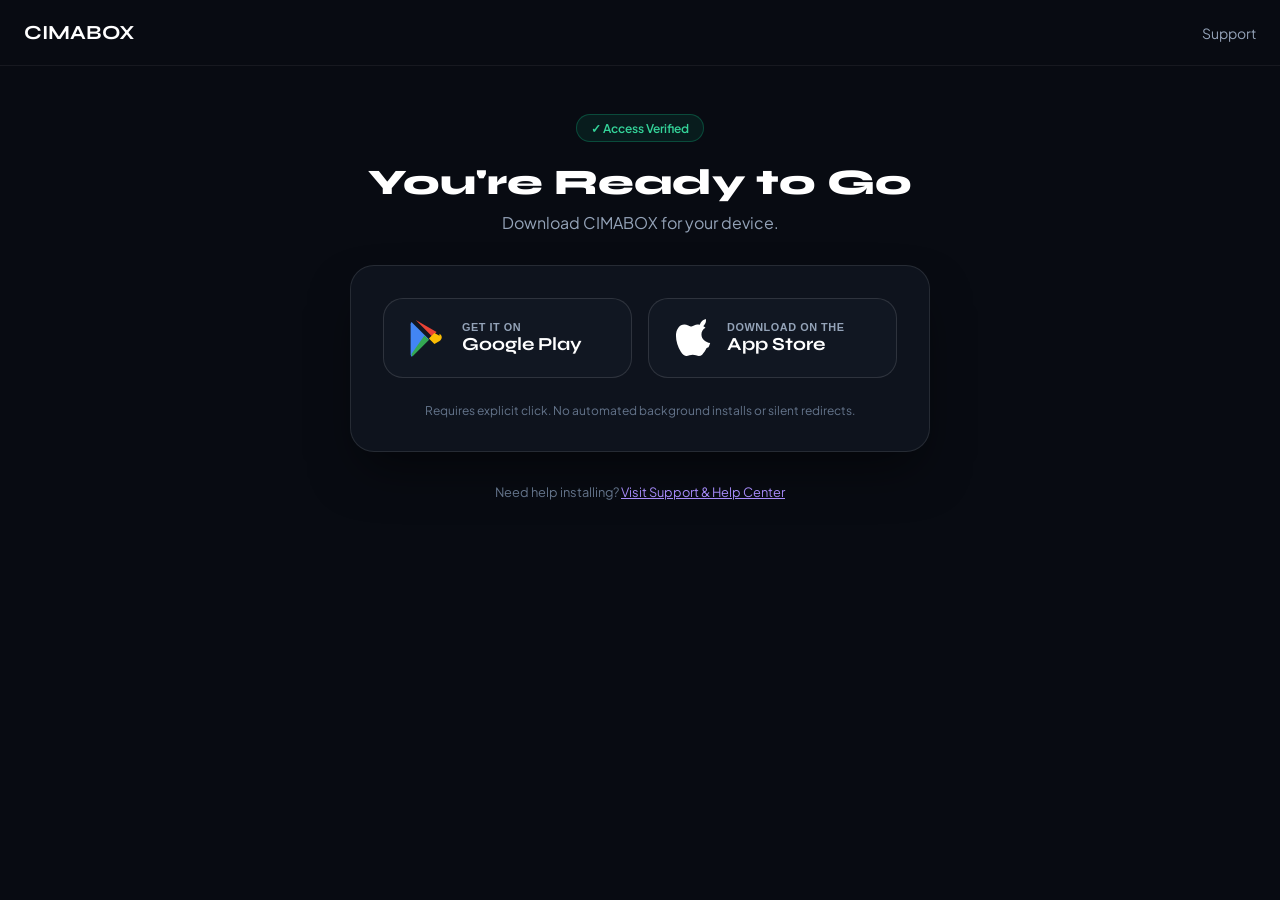
<file: download.html>
<!DOCTYPE html>
<html lang="en">
<head>
  <meta charset="UTF-8">
  <meta name="viewport" content="width=device-width, initial-scale=1.0">
  <title>You're Ready to Go — Download CIMABOX</title>
  <meta name="description" content="Download CIMABOX for your device. Choose Google Play for Android or the App Store for iPhone to install the official app.">
  <link rel="canonical" href="https://cimabox.online/download">

  <!-- Open Graph / Facebook -->
  <meta property="og:type" content="website">
  <meta property="og:url" content="https://cimabox.online/download">
  <meta property="og:title" content="You're Ready to Go — Download CIMABOX">
  <meta property="og:description" content="Download CIMABOX for your device. Choose Google Play for Android or the App Store for iPhone to install the official app.">
  <meta property="og:image" content="https://cimabox.online/assets/images/cima_hero_phone_1790810480973.jpg">
  <meta property="og:site_name" content="CIMABOX">

  <!-- Twitter / X -->
  <meta name="twitter:card" content="summary_large_image">
  <meta name="twitter:url" content="https://cimabox.online/download">
  <meta name="twitter:title" content="You're Ready to Go — Download CIMABOX">
  <meta name="twitter:description" content="Download CIMABOX for your device. Choose Google Play for Android or the App Store for iPhone to install the official app.">
  <meta name="twitter:image" content="https://cimabox.online/assets/images/cima_hero_phone_1790810480973.jpg">

  <!-- Schema.org SoftwareApplication JSON-LD -->
  <script type="application/ld+json">
  {
    "@context": "https://schema.org",
    "@type": "SoftwareApplication",
    "name": "CIMABOX",
    "operatingSystem": "Android, iOS",
    "applicationCategory": "EntertainmentApplication",
    "offers": {
      "@type": "Offer",
      "price": "0",
      "priceCurrency": "USD"
    }
  }
  </script>

  <link rel="preconnect" href="https://fonts.googleapis.com">
  <link rel="preconnect" href="https://fonts.gstatic.com" crossorigin>
  <link href="https://fonts.googleapis.com/css2?family=Plus+Jakarta+Sans:wght@400;500;600;700&family=Syne:wght@600;700;800&display=swap" rel="stylesheet">
  <script src="/assets/config.js"></script>

  <style>
    * { box-sizing: border-box; margin: 0; padding: 0; }
    body {
      background-color: #080B12;
      color: #F8FAFC;
      font-family: 'Plus Jakarta Sans', sans-serif;
      min-height: 100vh;
      display: flex;
      flex-direction: column;
      position: relative;
    }
    a { color: inherit; text-decoration: none; }
    .page-wrapper {
      max-width: 620px;
      margin: 3rem auto 4rem;
      padding: 0 1.25rem;
      width: 100%;
      text-align: center;
    }
    .verified-badge {
      display: inline-flex;
      align-items: center;
      gap: 0.5rem;
      padding: 0.35rem 0.85rem;
      border-radius: 9999px;
      background: rgba(16, 185, 129, 0.1);
      border: 1px solid rgba(16, 185, 129, 0.3);
      color: #34D399;
      font-size: 0.75rem;
      font-weight: 600;
      margin-bottom: 1.25rem;
    }
    h1 {
      font-family: 'Syne', sans-serif;
      font-size: 2.25rem;
      font-weight: 800;
      color: #FFFFFF;
      margin-bottom: 0.5rem;
      line-height: 1.15;
    }
    .subhead {
      color: #94A3B8;
      font-size: 1rem;
      margin-bottom: 2rem;
    }
    .card {
      background: rgba(17, 23, 34, 0.75);
      border: 1px solid rgba(255, 255, 255, 0.1);
      border-radius: 1.5rem;
      padding: 2rem;
      box-shadow: 0 25px 50px -12px rgba(0, 0, 0, 0.5);
    }
    .store-grid {
      display: flex;
      flex-direction: column;
      gap: 1rem;
    }
    @media (min-width: 580px) {
      .store-grid { flex-direction: row; }
    }
    .store-btn {
      flex: 1;
      padding: 1.25rem 1.5rem;
      background: #111722;
      border: 1px solid rgba(255, 255, 255, 0.12);
      border-radius: 1.25rem;
      text-align: left;
      cursor: pointer;
      display: flex;
      align-items: center;
      gap: 1rem;
      transition: all 0.2s ease;
      color: #FFFFFF;
    }
    .store-btn:hover {
      background: #161D2B;
      border-color: rgba(124, 92, 255, 0.4);
      transform: translateY(-2px);
    }
    .store-btn.recommended {
      border: 2px solid #7C5CFF;
      background: linear-gradient(135deg, #161D2B 0%, #1E273A 100%);
      box-shadow: 0 10px 25px rgba(124, 92, 255, 0.25);
    }
    .store-icon {
      width: 38px;
      height: 38px;
      flex-shrink: 0;
    }
    .store-label {
      font-size: 0.68rem;
      font-weight: 600;
      text-transform: uppercase;
      letter-spacing: 0.05em;
      color: #94A3B8;
      display: block;
    }
    .store-name {
      font-family: 'Syne', sans-serif;
      font-size: 1.15rem;
      font-weight: 700;
      color: #FFFFFF;
    }
    .notice-text {
      font-size: 0.75rem;
      color: #64748B;
      margin-top: 1.5rem;
      line-height: 1.45;
    }
    .status-alert {
      display: none;
      margin-top: 1.25rem;
      padding: 1rem;
      background: rgba(124, 92, 255, 0.1);
      border: 1px solid rgba(124, 92, 255, 0.25);
      border-radius: 1rem;
      font-size: 0.825rem;
      color: #CBD5E1;
      text-align: left;
    }
  </style>
</head>
<body>
  <header style="padding: 1.25rem 1.5rem; border-bottom: 1px solid rgba(255,255,255,0.06); display: flex; justify-content: space-between; align-items: center;">
    <a href="/" style="font-family: 'Syne', sans-serif; font-weight: 700; font-size: 1.25rem; color: #FFFFFF;">CIMABOX</a>
    <a href="/support" style="font-size: 0.875rem; color: #94A3B8;">Support</a>
  </header>

  <main class="page-wrapper">
    <div class="verified-badge">
      <span>✓ Access Verified</span>
    </div>

    <h1>You're Ready to Go</h1>
    <p class="subhead">Download CIMABOX for your device.</p>

    <div class="card">
      <div id="storeGrid" class="store-grid">
        <!-- Google Play -->
        <button id="googlePlayBtn" class="store-btn" onclick="handleStoreClick('google_play')">
          <svg class="store-icon" viewBox="0 0 512 512" xmlns="http://www.w3.org/2000/svg">
            <path d="M325.3 234.3L104.6 13l280.8 161.2-60.1 60.1z" fill="#ea4335"/>
            <path d="M47 38.8l234.4 234.4L47 507.6c-7.3-8.8-11.8-20.2-11.8-32.8V71.6c0-12.6 4.5-24 11.8-32.8z" fill="#4285f4"/>
            <path d="M47 473.2c0 12.6 4.5 24 11.8 32.8l222.6-222.6-60.1-60.1L47 473.2z" fill="#34a853"/>
            <path d="M424.3 227.1L355.6 187l-74.2 74.2 74.2 74.2 70.4-40.4c17.8-10.2 28.8-28.7 28.8-49s-11.1-38.7-30.5-48.9z" fill="#fbbc04"/>
          </svg>
          <div>
            <span class="store-label">GET IT ON</span>
            <div class="store-name">Google Play</div>
          </div>
        </button>

        <!-- App Store -->
        <button id="appStoreBtn" class="store-btn" onclick="handleStoreClick('app_store')">
          <svg class="store-icon" viewBox="0 0 170 170" fill="#FFFFFF" xmlns="http://www.w3.org/2000/svg">
            <path d="M150.37 130.25c-2.45 5.66-5.35 10.87-8.71 15.66-4.58 6.53-8.33 11.05-11.22 13.56-4.48 4.12-9.28 6.23-14.42 6.35-3.69 0-8.14-1.05-13.32-3.18-5.19-2.12-9.97-3.17-14.34-3.17-4.58 0-9.49 1.05-14.75 3.17-5.26 2.13-9.5 3.24-12.74 3.35-4.35.13-9.16-1.9-14.42-6.08-3.69-3.08-7.7-7.94-12.04-14.59-6.3-9.69-11.39-20.91-15.28-33.68-3.89-12.76-5.83-25.07-5.83-36.93 0-14.28 3.52-26.23 10.56-35.85 7.04-9.62 16.03-14.48 26.97-14.59 5.65 0 11.55 1.54 17.7 4.62 6.15 3.08 10.3 4.67 12.45 4.77 1.84 0 6.13-1.64 12.87-4.92 6.74-3.28 12.79-4.7 18.15-4.26 13.9.78 24.97 5.66 33.21 14.65-12.18 7.37-18.15 17.52-17.91 30.45.24 10.15 4.15 18.77 11.72 25.86 7.57 7.09 16.71 11.13 27.42 12.13-2.22 6.72-4.8 13.06-7.74 19.03zM119.22 33.02c0-7.39 2.65-14.28 7.95-20.67 5.3-6.39 11.89-10.42 19.78-12.09.43 2.17.65 4.35.65 6.52 0 7.39-2.76 14.42-8.29 21.09-5.53 6.67-12.19 10.58-19.98 11.74-.07-2.17-.11-4.37-.11-6.59z"/>
          </svg>
          <div>
            <span class="store-label">DOWNLOAD ON THE</span>
            <div class="store-name">App Store</div>
          </div>
        </button>
      </div>

      <div id="statusAlert" class="status-alert"></div>

      <p class="notice-text">
        Requires explicit click. No automated background installs or silent redirects.
      </p>
    </div>

    <div style="margin-top: 2rem; font-size: 0.8rem; color: #64748B;">
      <span>Need help installing? </span>
      <a href="/support" style="color: #A78BFA; text-decoration: underline;">Visit Support &amp; Help Center</a>
    </div>
  </main>

  <script>
    (function detectDevice() {
      var ua = navigator.userAgent || '';
      var isAndroid = /android/i.test(ua);
      var isIos = /iPad|iPhone|iPod/.test(ua) || (navigator.maxTouchPoints > 1 && /Macintosh/.test(ua));

      var gpBtn = document.getElementById('googlePlayBtn');
      var asBtn = document.getElementById('appStoreBtn');

      if (isAndroid && gpBtn) {
        gpBtn.classList.add('recommended');
      } else if (isIos && asBtn) {
        asBtn.classList.add('recommended');
      }
    })();

    function handleStoreClick(platform) {
      var cfg = window.CIMA_CONFIG || {};
      var targetUrl = platform === 'google_play' ? cfg.googlePlayUrl : cfg.appStoreUrl;
      var alertBox = document.getElementById('statusAlert');

      if (!targetUrl || targetUrl.trim() === '') {
        alertBox.style.display = 'block';
        alertBox.innerHTML = platform === 'google_play'
          ? '<strong>Notice:</strong> The official Google Play Store listing URL is currently being published by the owner. Please check back shortly or contact <a href="mailto:support@cimabox.online" style="color:#A78BFA;text-decoration:underline;">support@cimabox.online</a>.'
          : '<strong>Notice:</strong> The official Apple App Store listing URL is currently being published by the owner. Please check back shortly or contact <a href="mailto:support@cimabox.online" style="color:#A78BFA;text-decoration:underline;">support@cimabox.online</a>.';
        return;
      }

      window.location.href = targetUrl;
    }
  </script>
</body>
</html>
</file>
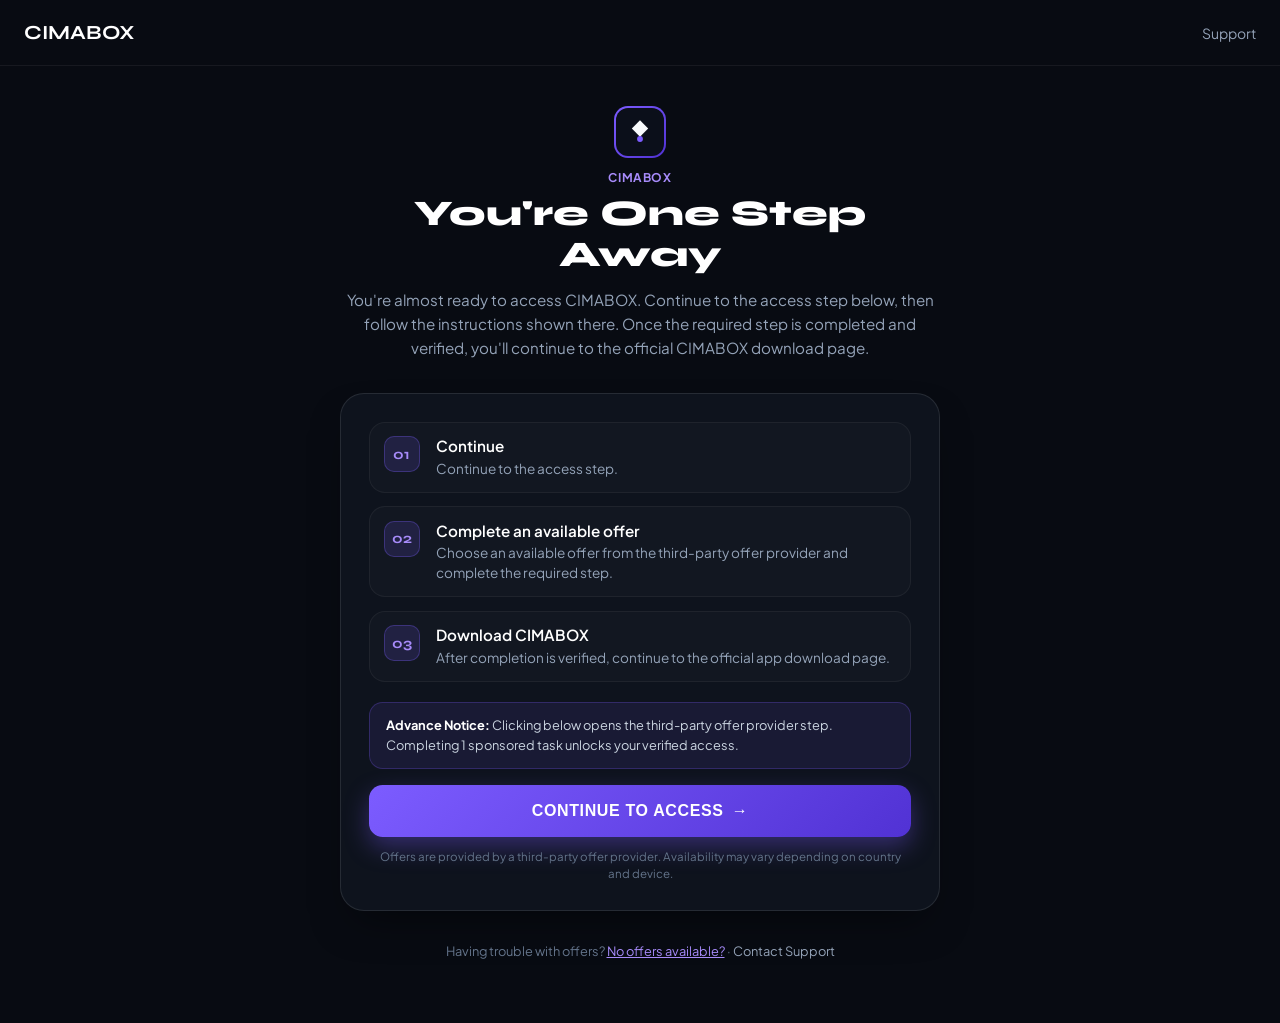
<file: get.html>
<!DOCTYPE html>
<html lang="en">
<head>
  <meta charset="UTF-8">
  <meta name="viewport" content="width=device-width, initial-scale=1.0">
  <title>You're One Step Away — Get CIMABOX</title>
  <meta name="description" content="Prepare to access the official CIMABOX app for Android and iPhone. Follow the verification instructions to continue to the download page.">
  <link rel="canonical" href="https://cimabox.online/get">

  <!-- Open Graph / Facebook -->
  <meta property="og:type" content="website">
  <meta property="og:url" content="https://cimabox.online/get">
  <meta property="og:title" content="You're One Step Away — Get CIMABOX">
  <meta property="og:description" content="Prepare to access the official CIMABOX app for Android and iPhone. Follow the verification instructions to continue to the download page.">
  <meta property="og:image" content="https://cimabox.online/assets/images/cima_hero_phone_1790810480973.jpg">
  <meta property="og:site_name" content="CIMABOX">

  <!-- Twitter / X -->
  <meta name="twitter:card" content="summary_large_image">
  <meta name="twitter:url" content="https://cimabox.online/get">
  <meta name="twitter:title" content="You're One Step Away — Get CIMABOX">
  <meta name="twitter:description" content="Prepare to access the official CIMABOX app for Android and iPhone. Follow the verification instructions to continue to the download page.">
  <meta name="twitter:image" content="https://cimabox.online/assets/images/cima_hero_phone_1790810480973.jpg">

  <link rel="preconnect" href="https://fonts.googleapis.com">
  <link rel="preconnect" href="https://fonts.gstatic.com" crossorigin>
  <link href="https://fonts.googleapis.com/css2?family=Plus+Jakarta+Sans:wght@400;500;600;700&family=Syne:wght@600;700;800&display=swap" rel="stylesheet">
  <script src="/assets/config.js"></script>

  <style>
    * { box-sizing: border-box; margin: 0; padding: 0; }
    body {
      background-color: #080B12;
      color: #F8FAFC;
      font-family: 'Plus Jakarta Sans', sans-serif;
      min-height: 100vh;
      display: flex;
      flex-direction: column;
      position: relative;
    }
    a { color: inherit; text-decoration: none; }
    .page-wrapper {
      max-width: 640px;
      margin: 2.5rem auto 4rem;
      padding: 0 1.25rem;
      width: 100%;
    }
    .brand-logo {
      display: inline-flex;
      align-items: center;
      justify-content: center;
      width: 52px;
      height: 52px;
      border-radius: 14px;
      background: linear-gradient(135deg, #7C5CFF, #5132d4);
      padding: 2px;
      margin-bottom: 0.75rem;
    }
    .brand-logo-inner {
      width: 100%;
      height: 100%;
      background: #0B0F1A;
      border-radius: 12px;
      display: flex;
      align-items: center;
      justify-content: center;
    }
    .brand-tag {
      font-size: 0.75rem;
      font-weight: 700;
      letter-spacing: 0.05em;
      text-transform: uppercase;
      color: #A78BFA;
      display: block;
      margin-bottom: 0.5rem;
    }
    h1 {
      font-family: 'Syne', sans-serif;
      font-size: 2.25rem;
      font-weight: 800;
      color: #FFFFFF;
      line-height: 1.15;
      margin-bottom: 0.75rem;
    }
    .desc {
      color: #94A3B8;
      font-size: 0.95rem;
      line-height: 1.6;
    }
    .card {
      background: rgba(17, 23, 34, 0.75);
      border: 1px solid rgba(255, 255, 255, 0.1);
      border-radius: 1.5rem;
      padding: 1.75rem;
      margin-top: 2rem;
      box-shadow: 0 20px 40px -15px rgba(0,0,0,0.5);
    }
    .step-item {
      display: flex;
      gap: 1rem;
      align-items: flex-start;
      padding: 0.85rem;
      border-radius: 1rem;
      background: rgba(255, 255, 255, 0.02);
      border: 1px solid rgba(255, 255, 255, 0.05);
      margin-bottom: 0.85rem;
    }
    .step-num {
      width: 36px;
      height: 36px;
      border-radius: 10px;
      background: rgba(124, 92, 255, 0.15);
      border: 1px solid rgba(124, 92, 255, 0.3);
      display: flex;
      align-items: center;
      justify-content: center;
      font-family: 'Syne', sans-serif;
      font-weight: 700;
      color: #A78BFA;
      flex-shrink: 0;
      font-size: 0.9rem;
    }
    .step-title {
      font-size: 0.95rem;
      font-weight: 600;
      color: #FFFFFF;
      margin-bottom: 0.2rem;
    }
    .step-desc {
      font-size: 0.85rem;
      color: #94A3B8;
      line-height: 1.45;
    }
    .notice-box {
      background: rgba(124, 92, 255, 0.1);
      border: 1px solid rgba(124, 92, 255, 0.25);
      border-radius: 0.85rem;
      padding: 0.85rem 1rem;
      font-size: 0.8rem;
      color: #CBD5E1;
      line-height: 1.5;
      margin: 1.25rem 0 1rem;
      text-align: left;
    }
    .cta-btn {
      width: 100%;
      background: linear-gradient(135deg, #7C5CFF, #5132d4);
      color: #FFFFFF;
      border: none;
      border-radius: 0.85rem;
      padding: 1rem 1.5rem;
      font-size: 1rem;
      font-weight: 700;
      text-transform: uppercase;
      letter-spacing: 0.04em;
      cursor: pointer;
      display: flex;
      align-items: center;
      justify-content: center;
      gap: 0.5rem;
      box-shadow: 0 10px 25px rgba(124, 92, 255, 0.35);
      transition: all 0.2s ease;
      min-height: 52px;
    }
    .cta-btn:hover {
      filter: brightness(1.1);
      box-shadow: 0 12px 30px rgba(124, 92, 255, 0.45);
    }
    .disclosure {
      font-size: 0.72rem;
      color: #64748B;
      text-align: center;
      margin-top: 0.75rem;
      line-height: 1.4;
    }
    /* Polished Transition Overlay */
    .transition-overlay {
      display: none;
      position: fixed;
      inset: 0;
      background: rgba(0, 0, 0, 0.85);
      backdrop-filter: blur(8px);
      z-index: 9999;
      align-items: center;
      justify-content: center;
      padding: 1.25rem;
    }
    .transition-overlay.active { display: flex; }
    .transition-box {
      background: #111722;
      border: 1px solid rgba(255, 255, 255, 0.15);
      border-radius: 1.5rem;
      max-width: 440px;
      width: 100%;
      padding: 2.25rem 1.75rem;
      text-align: center;
      box-shadow: 0 25px 50px rgba(0,0,0,0.5);
    }
    .spinner {
      width: 40px;
      height: 40px;
      border: 3px solid rgba(124, 92, 255, 0.2);
      border-top-color: #A78BFA;
      border-radius: 50%;
      animation: spin 0.8s linear infinite;
      margin: 0 auto 1.25rem;
    }
    @keyframes spin { to { transform: rotate(360deg); } }
  </style>
</head>
<body>
  <header style="padding: 1.25rem 1.5rem; border-bottom: 1px solid rgba(255,255,255,0.06); display: flex; justify-content: space-between; align-items: center;">
    <a href="/" style="font-family: 'Syne', sans-serif; font-weight: 700; font-size: 1.25rem; color: #FFFFFF;">CIMABOX</a>
    <a href="/support" style="font-size: 0.875rem; color: #94A3B8;">Support</a>
  </header>

  <main class="page-wrapper">
    <div style="text-align: center;">
      <div class="brand-logo">
        <div class="brand-logo-inner">
          <svg viewBox="0 0 24 24" width="28" height="28" fill="#A78BFA" xmlns="http://www.w3.org/2000/svg">
            <path d="M12 2L19 9L12 16L5 9L12 2Z" fill="currentColor" />
            <circle cx="12" cy="18" r="2.5" fill="#7C5CFF" />
          </svg>
        </div>
      </div>
      <span class="brand-tag">CIMABOX</span>
      <h1>You're One Step Away</h1>
      <p class="desc">
        You're almost ready to access CIMABOX. Continue to the access step below, then follow the instructions shown there. Once the required step is completed and verified, you'll continue to the official CIMABOX download page.
      </p>
    </div>

    <div class="card">
      <div class="step-item">
        <div class="step-num">01</div>
        <div>
          <div class="step-title">Continue</div>
          <div class="step-desc">Continue to the access step.</div>
        </div>
      </div>

      <div class="step-item">
        <div class="step-num">02</div>
        <div>
          <div class="step-title">Complete an available offer</div>
          <div class="step-desc">Choose an available offer from the third-party offer provider and complete the required step.</div>
        </div>
      </div>

      <div class="step-item">
        <div class="step-num">03</div>
        <div>
          <div class="step-title">Download CIMABOX</div>
          <div class="step-desc">After completion is verified, continue to the official app download page.</div>
        </div>
      </div>

      <div class="notice-box">
        <strong style="color: #FFFFFF;">Advance Notice:</strong> Clicking below opens the third-party offer provider step. Completing 1 sponsored task unlocks your verified access.
      </div>

      <button id="continueBtn" class="cta-btn" onclick="startAccessTransition()">
        <span>Continue to access</span>
        <span>→</span>
      </button>

      <p class="disclosure">
        Offers are provided by a third-party offer provider. Availability may vary depending on country and device.
      </p>
    </div>

    <div style="text-align: center; margin-top: 2rem; font-size: 0.8rem; color: #64748B;">
      <span>Having trouble with offers? </span>
      <a href="/no-offer" style="color: #A78BFA; text-decoration: underline;">No offers available?</a>
      <span> · </span>
      <a href="/support" style="color: #94A3B8;">Contact Support</a>
    </div>
  </main>

  <!-- Polished Loading/Transition State -->
  <div id="transitionOverlay" class="transition-overlay">
    <div class="transition-box">
      <div class="spinner"></div>
      <h2 style="font-family: 'Syne', sans-serif; font-size: 1.35rem; color: #FFFFFF; margin-bottom: 0.5rem;">
        Opening the access step...
      </h2>
      <p style="color: #94A3B8; font-size: 0.875rem; line-height: 1.5; margin-bottom: 1.25rem;">
        Connecting you to available third-party offers for your device. Please complete the required step.
      </p>
      <div style="font-size: 0.75rem; color: #64748B; border-top: 1px solid rgba(255,255,255,0.1); padding-top: 0.75rem;">
        <span>If not redirected automatically, </span>
        <a id="manualLockerLink" href="https://appcomplete.org/cl/i/m5np5m" style="color: #A78BFA; text-decoration: underline;">click here to proceed</a>.
      </div>
    </div>
  </div>

  <script>
    function startAccessTransition() {
      var overlay = document.getElementById('transitionOverlay');
      overlay.classList.add('active');

      var targetUrl = (window.CIMA_CONFIG && window.CIMA_CONFIG.ogadsLockerUrl) || 'https://appcomplete.org/cl/i/m5np5m';
      var manualLink = document.getElementById('manualLockerLink');
      if (manualLink) manualLink.href = targetUrl;

      setTimeout(function() {
        if (typeof window.og_load === 'function') {
          window.og_load();
          overlay.classList.remove('active');
          return;
        }
        window.location.href = targetUrl;
      }, 1200);
    }
  </script>
</body>
</html>
</file>
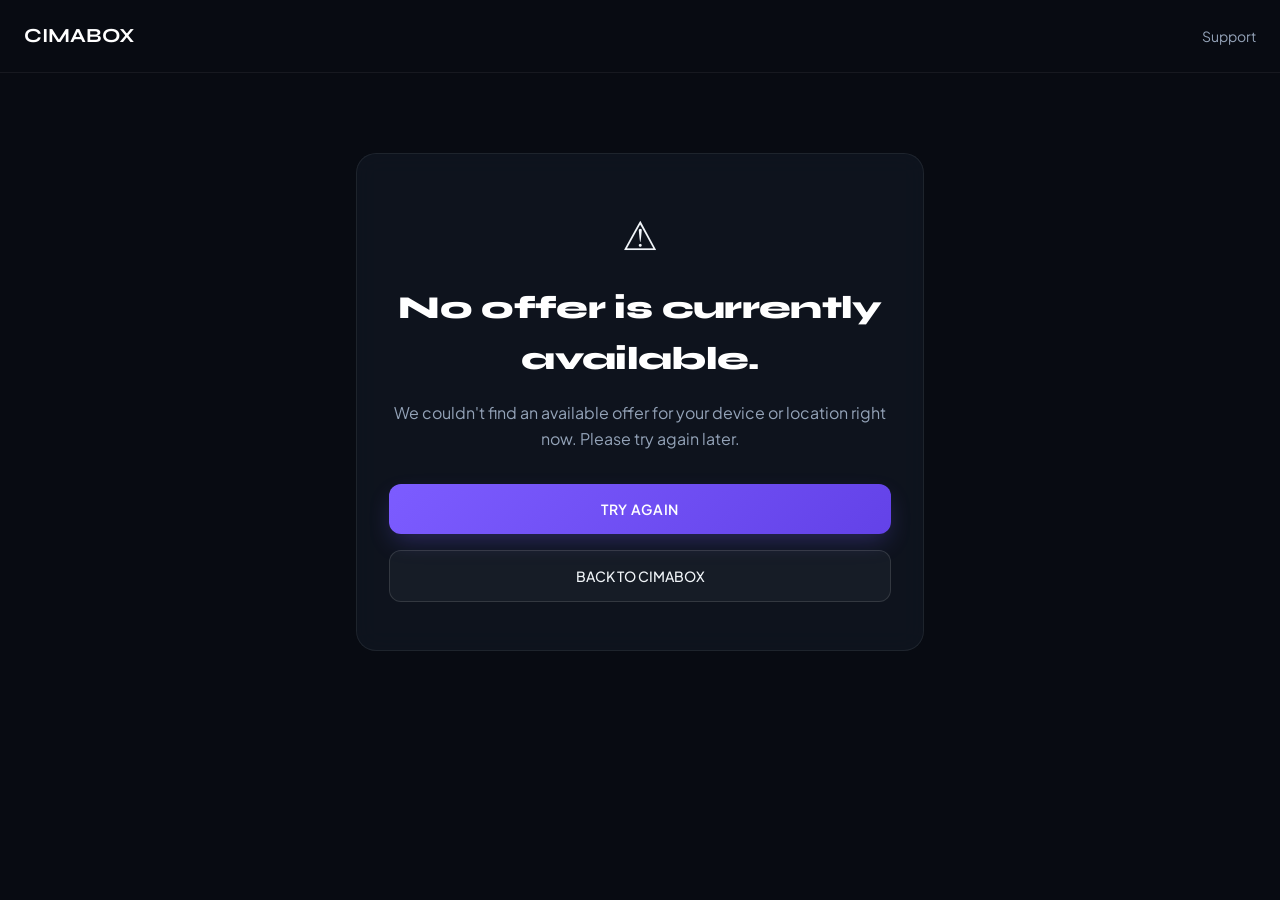
<file: no-offer.html>
<!DOCTYPE html>
<html lang="en">
<head>
  <meta charset="UTF-8">
  <meta name="viewport" content="width=device-width, initial-scale=1.0">
  <title>Offer Status &amp; Access Help — CIMABOX</title>
  <meta name="description" content="Check available access options or retry downloading CIMABOX for your device and region.">
  <link rel="canonical" href="https://cimabox.online/no-offer">

  <!-- Open Graph / Facebook -->
  <meta property="og:type" content="website">
  <meta property="og:url" content="https://cimabox.online/no-offer">
  <meta property="og:title" content="Offer Status &amp; Access Help — CIMABOX">
  <meta property="og:description" content="Check available access options or retry downloading CIMABOX for your device and region.">
  <meta property="og:image" content="https://cimabox.online/assets/images/cima_hero_phone_1790810480973.jpg">
  <meta property="og:site_name" content="CIMABOX">

  <!-- Twitter / X -->
  <meta name="twitter:card" content="summary_large_image">
  <meta name="twitter:url" content="https://cimabox.online/no-offer">
  <meta name="twitter:title" content="Offer Status &amp; Access Help — CIMABOX">
  <meta name="twitter:description" content="Check available access options or retry downloading CIMABOX for your device and region.">
  <meta name="twitter:image" content="https://cimabox.online/assets/images/cima_hero_phone_1790810480973.jpg">
  <link rel="stylesheet" href="/assets/styles.css">
  <link rel="preconnect" href="https://fonts.googleapis.com">
  <link rel="preconnect" href="https://fonts.gstatic.com" crossorigin>
  <link href="https://fonts.googleapis.com/css2?family=Plus+Jakarta+Sans:wght@400;500;600;700&family=Syne:wght@600;700;800&display=swap" rel="stylesheet">
  <script src="/assets/config.js"></script>
</head>
<body>
  <header style="padding: 1.25rem 1.5rem; border-bottom: 1px solid rgba(255,255,255,0.06); display: flex; justify-content: space-between; align-items: center;">
    <a href="/" style="font-family: 'Syne', sans-serif; font-weight: 700; font-size: 1.25rem; color: #FFFFFF;">CIMABOX</a>
    <a href="/support" style="font-size: 0.875rem; color: #94A3B8;">Support</a>
  </header>

  <main style="max-width: 600px; margin: 5rem auto; padding: 0 1rem; text-align: center;">
    <div class="glass-card" style="padding: 3rem 2rem;">
      <div style="font-size: 2.5rem; margin-bottom: 1rem;">⚠️</div>
      <h1 style="font-size: 2rem; font-weight: 800; margin-bottom: 1rem;">No offer is currently available.</h1>
      <p style="color: #94A3B8; font-size: 1rem; margin-bottom: 2rem; line-height: 1.6;">
        We couldn't find an available offer for your device or location right now. Please try again later.
      </p>

      <div style="display: flex; flex-direction: column; gap: 1rem; justify-content: center;">
        <a href="/get" class="btn-primary">TRY AGAIN</a>
        <a href="/" class="btn-secondary">BACK TO CIMABOX</a>
      </div>
    </div>
  </main>
</body>
</html>
</file>
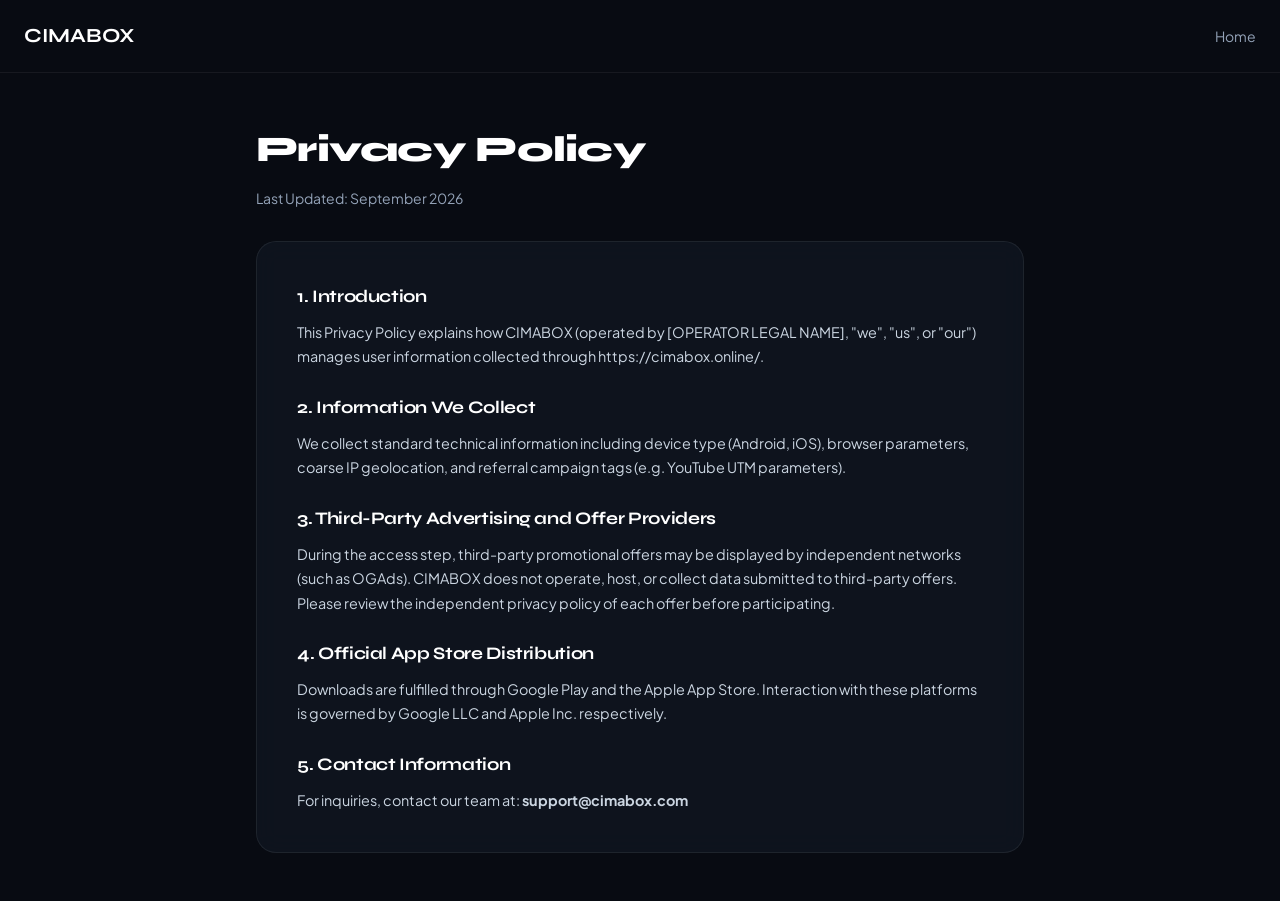
<file: privacy.html>
<!DOCTYPE html>
<html lang="en">
<head>
  <meta charset="UTF-8">
  <meta name="viewport" content="width=device-width, initial-scale=1.0">
  <title>Privacy Policy — CIMABOX</title>
  <meta name="description" content="Review the official Privacy Policy for CIMABOX, covering device data, analytics, and third-party promotional services.">
  <link rel="canonical" href="https://cimabox.online/privacy">

  <!-- Open Graph / Facebook -->
  <meta property="og:type" content="article">
  <meta property="og:url" content="https://cimabox.online/privacy">
  <meta property="og:title" content="Privacy Policy — CIMABOX">
  <meta property="og:description" content="Review the official Privacy Policy for CIMABOX, covering device data, analytics, and third-party promotional services.">
  <meta property="og:image" content="https://cimabox.online/assets/images/cima_app_showcase_1790810491990.jpg">
  <meta property="og:site_name" content="CIMABOX">

  <!-- Twitter / X -->
  <meta name="twitter:card" content="summary_large_image">
  <meta name="twitter:url" content="https://cimabox.online/privacy">
  <meta name="twitter:title" content="Privacy Policy — CIMABOX">
  <meta name="twitter:description" content="Review the official Privacy Policy for CIMABOX, covering device data, analytics, and third-party promotional services.">
  <meta name="twitter:image" content="https://cimabox.online/assets/images/cima_app_showcase_1790810491990.jpg">
  <link rel="stylesheet" href="/assets/styles.css">
  <link rel="preconnect" href="https://fonts.googleapis.com">
  <link rel="preconnect" href="https://fonts.gstatic.com" crossorigin>
  <link href="https://fonts.googleapis.com/css2?family=Plus+Jakarta+Sans:wght@400;500;600;700&family=Syne:wght@600;700;800&display=swap" rel="stylesheet">
  <script src="/assets/config.js"></script>
</head>
<body>
  <header style="padding: 1.25rem 1.5rem; border-bottom: 1px solid rgba(255,255,255,0.06); display: flex; justify-content: space-between; align-items: center;">
    <a href="/" style="font-family: 'Syne', sans-serif; font-weight: 700; font-size: 1.25rem; color: #FFFFFF;">CIMABOX</a>
    <a href="/" style="font-size: 0.875rem; color: #94A3B8;">Home</a>
  </header>

  <main style="max-width: 800px; margin: 3rem auto; padding: 0 1rem;">
    <h1 style="font-size: 2.25rem; font-weight: 800; margin-bottom: 0.5rem;">Privacy Policy</h1>
    <p style="color: #94A3B8; font-size: 0.875rem; margin-bottom: 2rem;">Last Updated: September 2026</p>

    <div class="glass-card" style="padding: 2.5rem; display: flex; flex-direction: column; gap: 1.5rem; font-size: 0.9rem; color: #CBD5E1; line-height: 1.7;">
      <div>
        <h2 style="font-size: 1.1rem; color: #FFF; margin-bottom: 0.5rem;">1. Introduction</h2>
        <p>This Privacy Policy explains how CIMABOX (operated by [OPERATOR LEGAL NAME], "we", "us", or "our") manages user information collected through https://cimabox.online/.</p>
      </div>

      <div>
        <h2 style="font-size: 1.1rem; color: #FFF; margin-bottom: 0.5rem;">2. Information We Collect</h2>
        <p>We collect standard technical information including device type (Android, iOS), browser parameters, coarse IP geolocation, and referral campaign tags (e.g. YouTube UTM parameters).</p>
      </div>

      <div>
        <h2 style="font-size: 1.1rem; color: #FFF; margin-bottom: 0.5rem;">3. Third-Party Advertising and Offer Providers</h2>
        <p>During the access step, third-party promotional offers may be displayed by independent networks (such as OGAds). CIMABOX does not operate, host, or collect data submitted to third-party offers. Please review the independent privacy policy of each offer before participating.</p>
      </div>

      <div>
        <h2 style="font-size: 1.1rem; color: #FFF; margin-bottom: 0.5rem;">4. Official App Store Distribution</h2>
        <p>Downloads are fulfilled through Google Play and the Apple App Store. Interaction with these platforms is governed by Google LLC and Apple Inc. respectively.</p>
      </div>

      <div>
        <h2 style="font-size: 1.1rem; color: #FFF; margin-bottom: 0.5rem;">5. Contact Information</h2>
        <p>For inquiries, contact our team at: <strong id="supportEmailTxt">support@cimabox.online</strong></p>
      </div>
    </div>
  </main>

  <script>
    if (window.CIMA_CONFIG && window.CIMA_CONFIG.supportEmail) {
      document.getElementById('supportEmailTxt').innerText = window.CIMA_CONFIG.supportEmail;
    }
  </script>
</body>
</html>
</file>
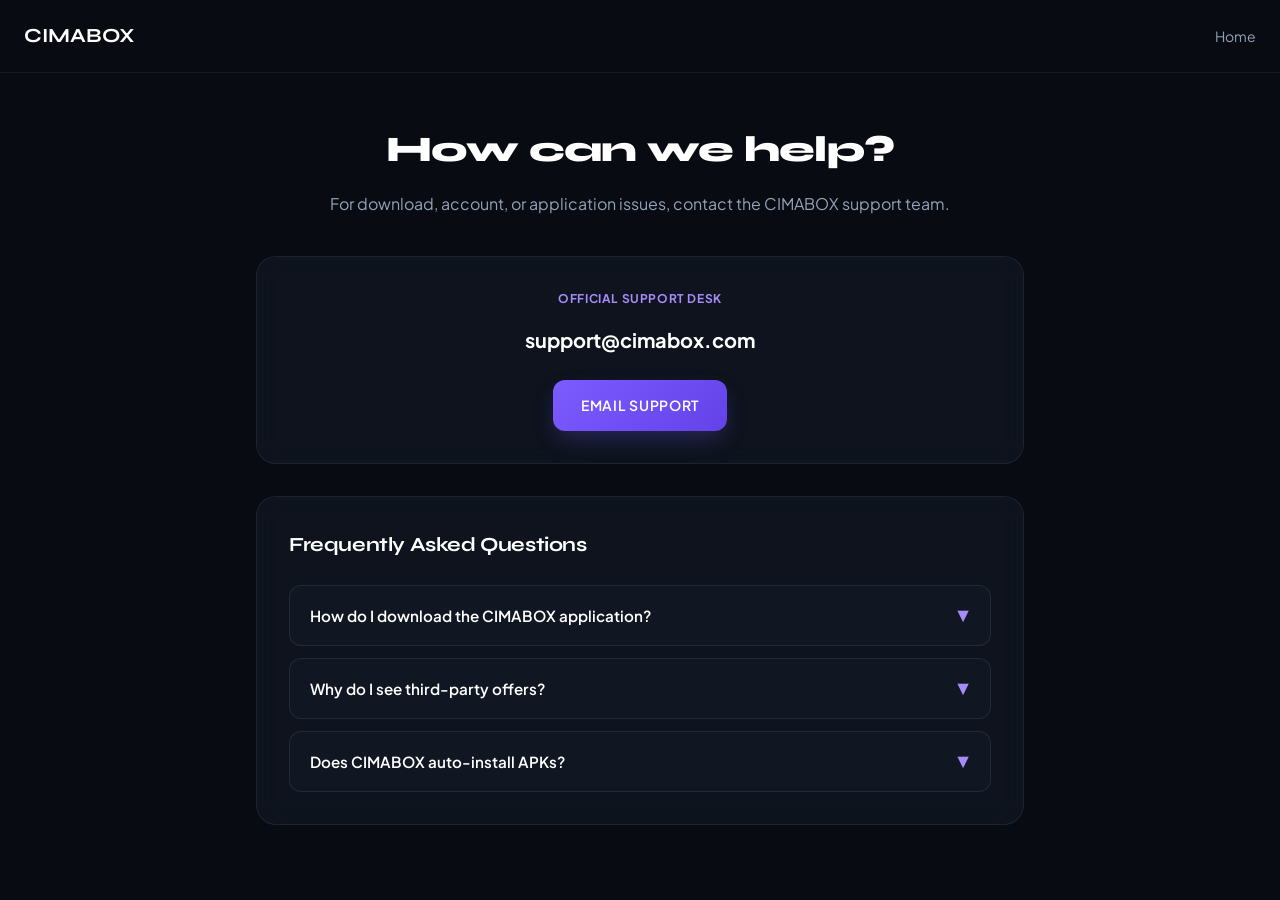
<file: support.html>
<!DOCTYPE html>
<html lang="en">
<head>
  <meta charset="UTF-8">
  <meta name="viewport" content="width=device-width, initial-scale=1.0">
  <title>Support &amp; Help Center — CIMABOX</title>
  <meta name="description" content="Need help with CIMABOX? Find installation troubleshooting, access guidance, and FAQs for Android and iOS devices.">
  <link rel="canonical" href="https://cimabox.online/support">

  <!-- Open Graph / Facebook -->
  <meta property="og:type" content="website">
  <meta property="og:url" content="https://cimabox.online/support">
  <meta property="og:title" content="Support &amp; Help Center — CIMABOX">
  <meta property="og:description" content="Need help with CIMABOX? Find installation troubleshooting, access guidance, and FAQs for Android and iOS devices.">
  <meta property="og:image" content="https://cimabox.online/assets/images/cima_app_showcase_1790810491990.jpg">
  <meta property="og:site_name" content="CIMABOX">

  <!-- Twitter / X -->
  <meta name="twitter:card" content="summary_large_image">
  <meta name="twitter:url" content="https://cimabox.online/support">
  <meta name="twitter:title" content="Support &amp; Help Center — CIMABOX">
  <meta name="twitter:description" content="Need help with CIMABOX? Find installation troubleshooting, access guidance, and FAQs for Android and iOS devices.">
  <meta name="twitter:image" content="https://cimabox.online/assets/images/cima_app_showcase_1790810491990.jpg">

  <!-- Schema.org FAQPage JSON-LD -->
  <script type="application/ld+json">
  {
    "@context": "https://schema.org",
    "@type": "FAQPage",
    "mainEntity": [
      {
        "@type": "Question",
        "name": "How do I download the CIMABOX application?",
        "acceptedAnswer": {
          "@type": "Answer",
          "text": "Click GET THE APP to complete the access verification step, then select Google Play or the Apple App Store on the download page."
        }
      },
      {
        "@type": "Question",
        "name": "Does CIMABOX auto-install APKs?",
        "acceptedAnswer": {
          "@type": "Answer",
          "text": "No. All downloads require explicit user confirmation directly in official device application stores."
        }
      }
    ]
  }
  </script>
  <link rel="stylesheet" href="/assets/styles.css">
  <link rel="preconnect" href="https://fonts.googleapis.com">
  <link rel="preconnect" href="https://fonts.gstatic.com" crossorigin>
  <link href="https://fonts.googleapis.com/css2?family=Plus+Jakarta+Sans:wght@400;500;600;700&family=Syne:wght@600;700;800&display=swap" rel="stylesheet">
  <script src="/assets/config.js"></script>
</head>
<body>
  <header style="padding: 1.25rem 1.5rem; border-bottom: 1px solid rgba(255,255,255,0.06); display: flex; justify-content: space-between; align-items: center;">
    <a href="/" style="font-family: 'Syne', sans-serif; font-weight: 700; font-size: 1.25rem; color: #FFFFFF;">CIMABOX</a>
    <a href="/" style="font-size: 0.875rem; color: #94A3B8;">Home</a>
  </header>

  <main style="max-width: 800px; margin: 3rem auto; padding: 0 1rem;">
    <div style="text-align: center; margin-bottom: 2.5rem;">
      <h1 style="font-size: 2.25rem; font-weight: 800; margin-bottom: 0.75rem;">How can we help?</h1>
      <p style="color: #94A3B8;">For download, account, or application issues, contact the CIMABOX support team.</p>
    </div>

    <div class="glass-card" style="padding: 2rem; margin-bottom: 2rem; display: flex; flex-direction: column; gap: 1rem; align-items: center; text-align: center;">
      <div style="font-size: 0.75rem; text-transform: uppercase; color: #A78BFA; font-weight: 700; letter-spacing: 0.05em;">Official Support Desk</div>
      <div id="emailDisplay" style="font-size: 1.25rem; font-weight: 700; color: #FFF;">support@cimabox.online</div>
      <a id="mailBtn" href="mailto:support@cimabox.online" class="btn-primary" style="margin-top: 0.5rem;">
        Email Support
      </a>
    </div>

    <div class="glass-card" style="padding: 2rem;">
      <h2 style="font-size: 1.25rem; margin-bottom: 1.5rem;">Frequently Asked Questions</h2>
      
      <div class="accordion-item" style="border: 1px solid rgba(255,255,255,0.08); border-radius: 0.75rem; margin-bottom: 0.75rem; overflow: hidden; background: #111722;">
        <button class="accordion-trigger" onclick="toggleFaq(this)" style="width: 100%; display: flex; justify-content: space-between; align-items: center; padding: 1.25rem; text-align: left; font-size: 0.95rem; font-weight: 600; color: #FFF;">
          <span>How do I download the CIMABOX application?</span>
          <span class="chevron" style="transition: transform 0.3s ease; color: #A78BFA;">▼</span>
        </button>
        <div class="accordion-content" style="max-height: 0; overflow: hidden; transition: max-height 0.35s cubic-bezier(0.16, 1, 0.3, 1), opacity 0.3s ease; opacity: 0;">
          <div style="padding: 0 1.25rem 1.25rem; font-size: 0.875rem; color: #94A3B8; line-height: 1.6; border-top: 1px solid rgba(255,255,255,0.05); padding-top: 0.75rem;">
            Click "GET THE APP" from the homepage to reach the access page. Once completed, you will be directed to the download page with official Google Play and Apple App Store links.
          </div>
        </div>
      </div>

      <div class="accordion-item" style="border: 1px solid rgba(255,255,255,0.08); border-radius: 0.75rem; margin-bottom: 0.75rem; overflow: hidden; background: #111722;">
        <button class="accordion-trigger" onclick="toggleFaq(this)" style="width: 100%; display: flex; justify-content: space-between; align-items: center; padding: 1.25rem; text-align: left; font-size: 0.95rem; font-weight: 600; color: #FFF;">
          <span>Why do I see third-party offers?</span>
          <span class="chevron" style="transition: transform 0.3s ease; color: #A78BFA;">▼</span>
        </button>
        <div class="accordion-content" style="max-height: 0; overflow: hidden; transition: max-height 0.35s cubic-bezier(0.16, 1, 0.3, 1), opacity 0.3s ease; opacity: 0;">
          <div style="padding: 0 1.25rem 1.25rem; font-size: 0.875rem; color: #94A3B8; line-height: 1.6; border-top: 1px solid rgba(255,255,255,0.05); padding-top: 0.75rem;">
            Third-party offers are presented by independent offer networks during the access step to verify device traffic and regulate server load. Review their individual terms before participating.
          </div>
        </div>
      </div>

      <div class="accordion-item" style="border: 1px solid rgba(255,255,255,0.08); border-radius: 0.75rem; overflow: hidden; background: #111722;">
        <button class="accordion-trigger" onclick="toggleFaq(this)" style="width: 100%; display: flex; justify-content: space-between; align-items: center; padding: 1.25rem; text-align: left; font-size: 0.95rem; font-weight: 600; color: #FFF;">
          <span>Does CIMABOX auto-install APKs?</span>
          <span class="chevron" style="transition: transform 0.3s ease; color: #A78BFA;">▼</span>
        </button>
        <div class="accordion-content" style="max-height: 0; overflow: hidden; transition: max-height 0.35s cubic-bezier(0.16, 1, 0.3, 1), opacity 0.3s ease; opacity: 0;">
          <div style="padding: 0 1.25rem 1.25rem; font-size: 0.875rem; color: #94A3B8; line-height: 1.6; border-top: 1px solid rgba(255,255,255,0.05); padding-top: 0.75rem;">
            No. All downloads require explicit user confirmation directly in official device application stores.
          </div>
        </div>
      </div>
    </div>
  </main>

  <script>
    if (window.CIMA_CONFIG && window.CIMA_CONFIG.supportEmail) {
      document.getElementById('emailDisplay').innerText = window.CIMA_CONFIG.supportEmail;
      document.getElementById('mailBtn').href = 'mailto:' + window.CIMA_CONFIG.supportEmail;
    }

    function toggleFaq(btn) {
      const content = btn.nextElementSibling;
      const chevron = btn.querySelector('.chevron');
      const isExpanded = content.style.maxHeight && content.style.maxHeight !== '0px';

      if (isExpanded) {
        content.style.maxHeight = '0px';
        content.style.opacity = '0';
        chevron.style.transform = 'rotate(0deg)';
      } else {
        content.style.maxHeight = content.scrollHeight + 'px';
        content.style.opacity = '1';
        chevron.style.transform = 'rotate(180deg)';
      }
    }
  </script>
</body>
</html>
</file>
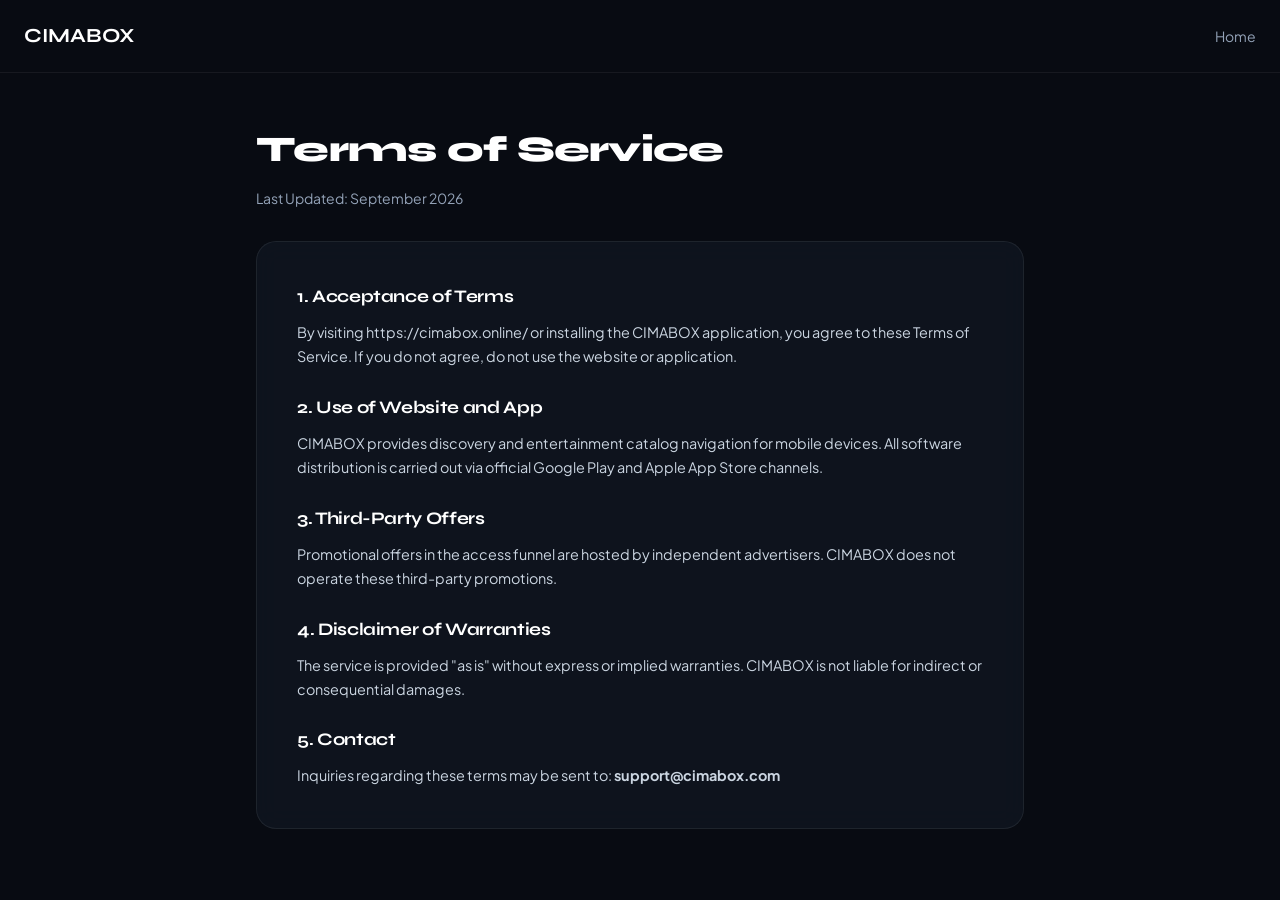
<file: terms.html>
<!DOCTYPE html>
<html lang="en">
<head>
  <meta charset="UTF-8">
  <meta name="viewport" content="width=device-width, initial-scale=1.0">
  <title>Terms of Service — CIMABOX</title>
  <meta name="description" content="Official Terms of Service for CIMABOX website and mobile entertainment application access.">
  <link rel="canonical" href="https://cimabox.online/terms">

  <!-- Open Graph / Facebook -->
  <meta property="og:type" content="article">
  <meta property="og:url" content="https://cimabox.online/terms">
  <meta property="og:title" content="Terms of Service — CIMABOX">
  <meta property="og:description" content="Official Terms of Service for CIMABOX website and mobile entertainment application access.">
  <meta property="og:image" content="https://cimabox.online/assets/images/cima_app_showcase_1790810491990.jpg">
  <meta property="og:site_name" content="CIMABOX">

  <!-- Twitter / X -->
  <meta name="twitter:card" content="summary_large_image">
  <meta name="twitter:url" content="https://cimabox.online/terms">
  <meta name="twitter:title" content="Terms of Service — CIMABOX">
  <meta name="twitter:description" content="Official Terms of Service for CIMABOX website and mobile entertainment application access.">
  <meta name="twitter:image" content="https://cimabox.online/assets/images/cima_app_showcase_1790810491990.jpg">
  <link rel="stylesheet" href="/assets/styles.css">
  <link rel="preconnect" href="https://fonts.googleapis.com">
  <link rel="preconnect" href="https://fonts.gstatic.com" crossorigin>
  <link href="https://fonts.googleapis.com/css2?family=Plus+Jakarta+Sans:wght@400;500;600;700&family=Syne:wght@600;700;800&display=swap" rel="stylesheet">
  <script src="/assets/config.js"></script>
</head>
<body>
  <header style="padding: 1.25rem 1.5rem; border-bottom: 1px solid rgba(255,255,255,0.06); display: flex; justify-content: space-between; align-items: center;">
    <a href="/" style="font-family: 'Syne', sans-serif; font-weight: 700; font-size: 1.25rem; color: #FFFFFF;">CIMABOX</a>
    <a href="/" style="font-size: 0.875rem; color: #94A3B8;">Home</a>
  </header>

  <main style="max-width: 800px; margin: 3rem auto; padding: 0 1rem;">
    <h1 style="font-size: 2.25rem; font-weight: 800; margin-bottom: 0.5rem;">Terms of Service</h1>
    <p style="color: #94A3B8; font-size: 0.875rem; margin-bottom: 2rem;">Last Updated: September 2026</p>

    <div class="glass-card" style="padding: 2.5rem; display: flex; flex-direction: column; gap: 1.5rem; font-size: 0.9rem; color: #CBD5E1; line-height: 1.7;">
      <div>
        <h2 style="font-size: 1.1rem; color: #FFF; margin-bottom: 0.5rem;">1. Acceptance of Terms</h2>
        <p>By visiting https://cimabox.online/ or installing the CIMABOX application, you agree to these Terms of Service. If you do not agree, do not use the website or application.</p>
      </div>

      <div>
        <h2 style="font-size: 1.1rem; color: #FFF; margin-bottom: 0.5rem;">2. Use of Website and App</h2>
        <p>CIMABOX provides discovery and entertainment catalog navigation for mobile devices. All software distribution is carried out via official Google Play and Apple App Store channels.</p>
      </div>

      <div>
        <h2 style="font-size: 1.1rem; color: #FFF; margin-bottom: 0.5rem;">3. Third-Party Offers</h2>
        <p>Promotional offers in the access funnel are hosted by independent advertisers. CIMABOX does not operate these third-party promotions.</p>
      </div>

      <div>
        <h2 style="font-size: 1.1rem; color: #FFF; margin-bottom: 0.5rem;">4. Disclaimer of Warranties</h2>
        <p>The service is provided "as is" without express or implied warranties. CIMABOX is not liable for indirect or consequential damages.</p>
      </div>

      <div>
        <h2 style="font-size: 1.1rem; color: #FFF; margin-bottom: 0.5rem;">5. Contact</h2>
        <p>Inquiries regarding these terms may be sent to: <strong id="supportEmailTerms">support@cimabox.online</strong></p>
      </div>
    </div>
  </main>

  <script>
    if (window.CIMA_CONFIG && window.CIMA_CONFIG.supportEmail) {
      document.getElementById('supportEmailTerms').innerText = window.CIMA_CONFIG.supportEmail;
    }
  </script>
</body>
</html>
</file>
<file: assets/styles.css>
/**
 * CIMABOX — Production Dark Stylesheet
 */

:root {
  --bg-base: #080B12;
  --surface-1: #111722;
  --surface-2: #151C28;
  --surface-3: #1E2738;
  --accent: #7C5CFF;
  --accent-light: #A78BFA;
  --text-main: #F1F5F9;
  --text-muted: #94A3B8;
  --font-family: 'Plus Jakarta Sans', system-ui, -apple-system, sans-serif;
  --font-display: 'Syne', 'Plus Jakarta Sans', system-ui, sans-serif;
}

* {
  box-sizing: border-box;
  margin: 0;
  padding: 0;
}

body {
  background-color: var(--bg-base);
  color: var(--text-main);
  font-family: var(--font-family);
  line-height: 1.6;
  -webkit-font-smoothing: antialiased;
  overflow-x: hidden;
}

h1, h2, h3, h4 {
  font-family: var(--font-display);
  letter-spacing: -0.02em;
  color: #FFFFFF;
}

a {
  color: inherit;
  text-decoration: none;
}

button {
  cursor: pointer;
  border: none;
  background: none;
  font-family: inherit;
}

.container {
  width: 100%;
  max-width: 1200px;
  margin: 0 auto;
  padding: 0 1.5rem;
}

.btn-primary {
  display: inline-flex;
  align-items: center;
  justify-content: center;
  gap: 0.5rem;
  background: linear-gradient(135deg, #7C5CFF 0%, #6342E8 100%);
  color: #FFFFFF;
  font-size: 0.875rem;
  font-weight: 600;
  text-transform: uppercase;
  letter-spacing: 0.05em;
  padding: 0.875rem 1.75rem;
  border-radius: 0.75rem;
  box-shadow: 0 10px 25px -5px rgba(124, 92, 255, 0.3);
  transition: all 0.2s ease;
}

.btn-primary:hover {
  filter: brightness(1.1);
  transform: translateY(-1px);
}

.btn-secondary {
  display: inline-flex;
  align-items: center;
  justify-content: center;
  gap: 0.5rem;
  background: rgba(255, 255, 255, 0.04);
  border: 1px solid rgba(255, 255, 255, 0.12);
  color: #F1F5F9;
  font-size: 0.875rem;
  font-weight: 500;
  padding: 0.875rem 1.75rem;
  border-radius: 0.75rem;
  transition: all 0.2s ease;
}

.btn-secondary:hover {
  background: rgba(255, 255, 255, 0.08);
  border-color: rgba(255, 255, 255, 0.25);
}

.glass-card {
  background: rgba(17, 23, 34, 0.75);
  backdrop-filter: blur(12px);
  border: 1px solid rgba(255, 255, 255, 0.07);
  border-radius: 1.25rem;
}

.violet-glow {
  background: radial-gradient(circle at 50% 50%, rgba(124, 92, 255, 0.18) 0%, rgba(8, 11, 18, 0) 70%);
}
</file>
